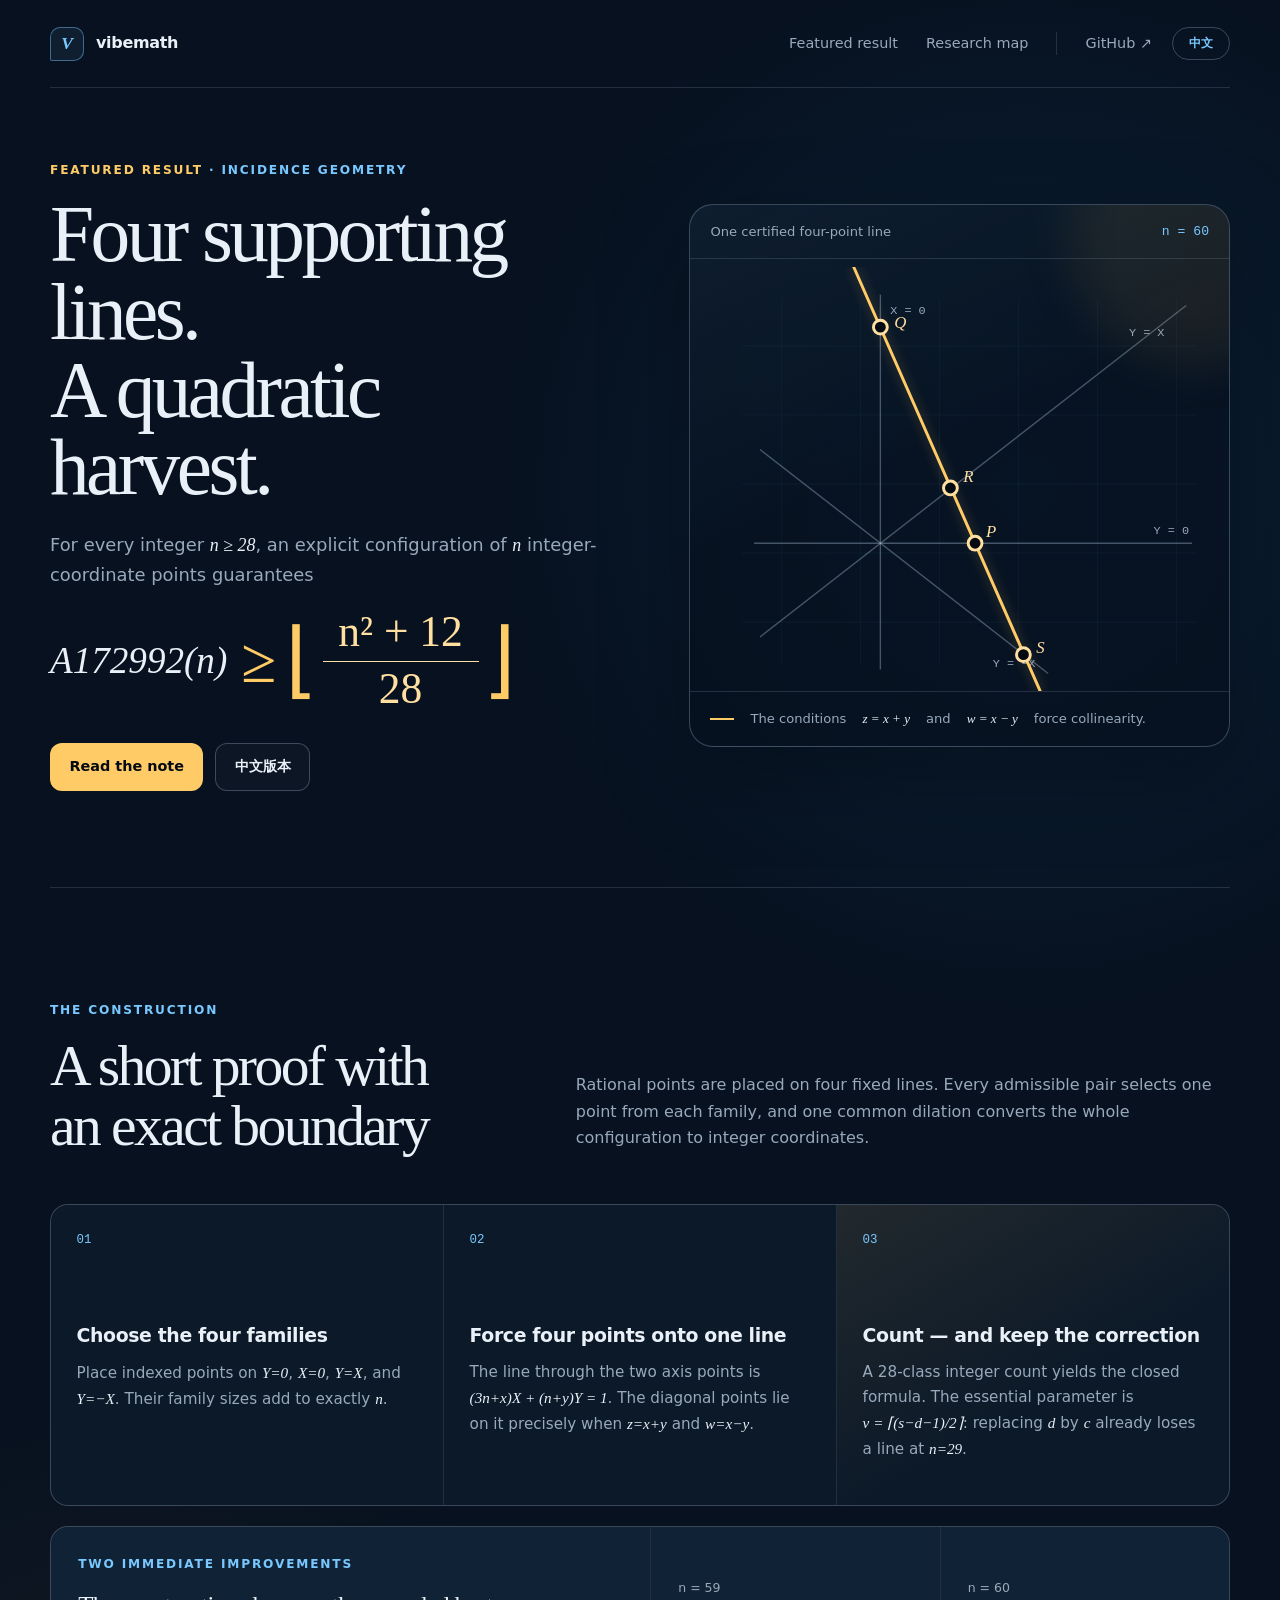
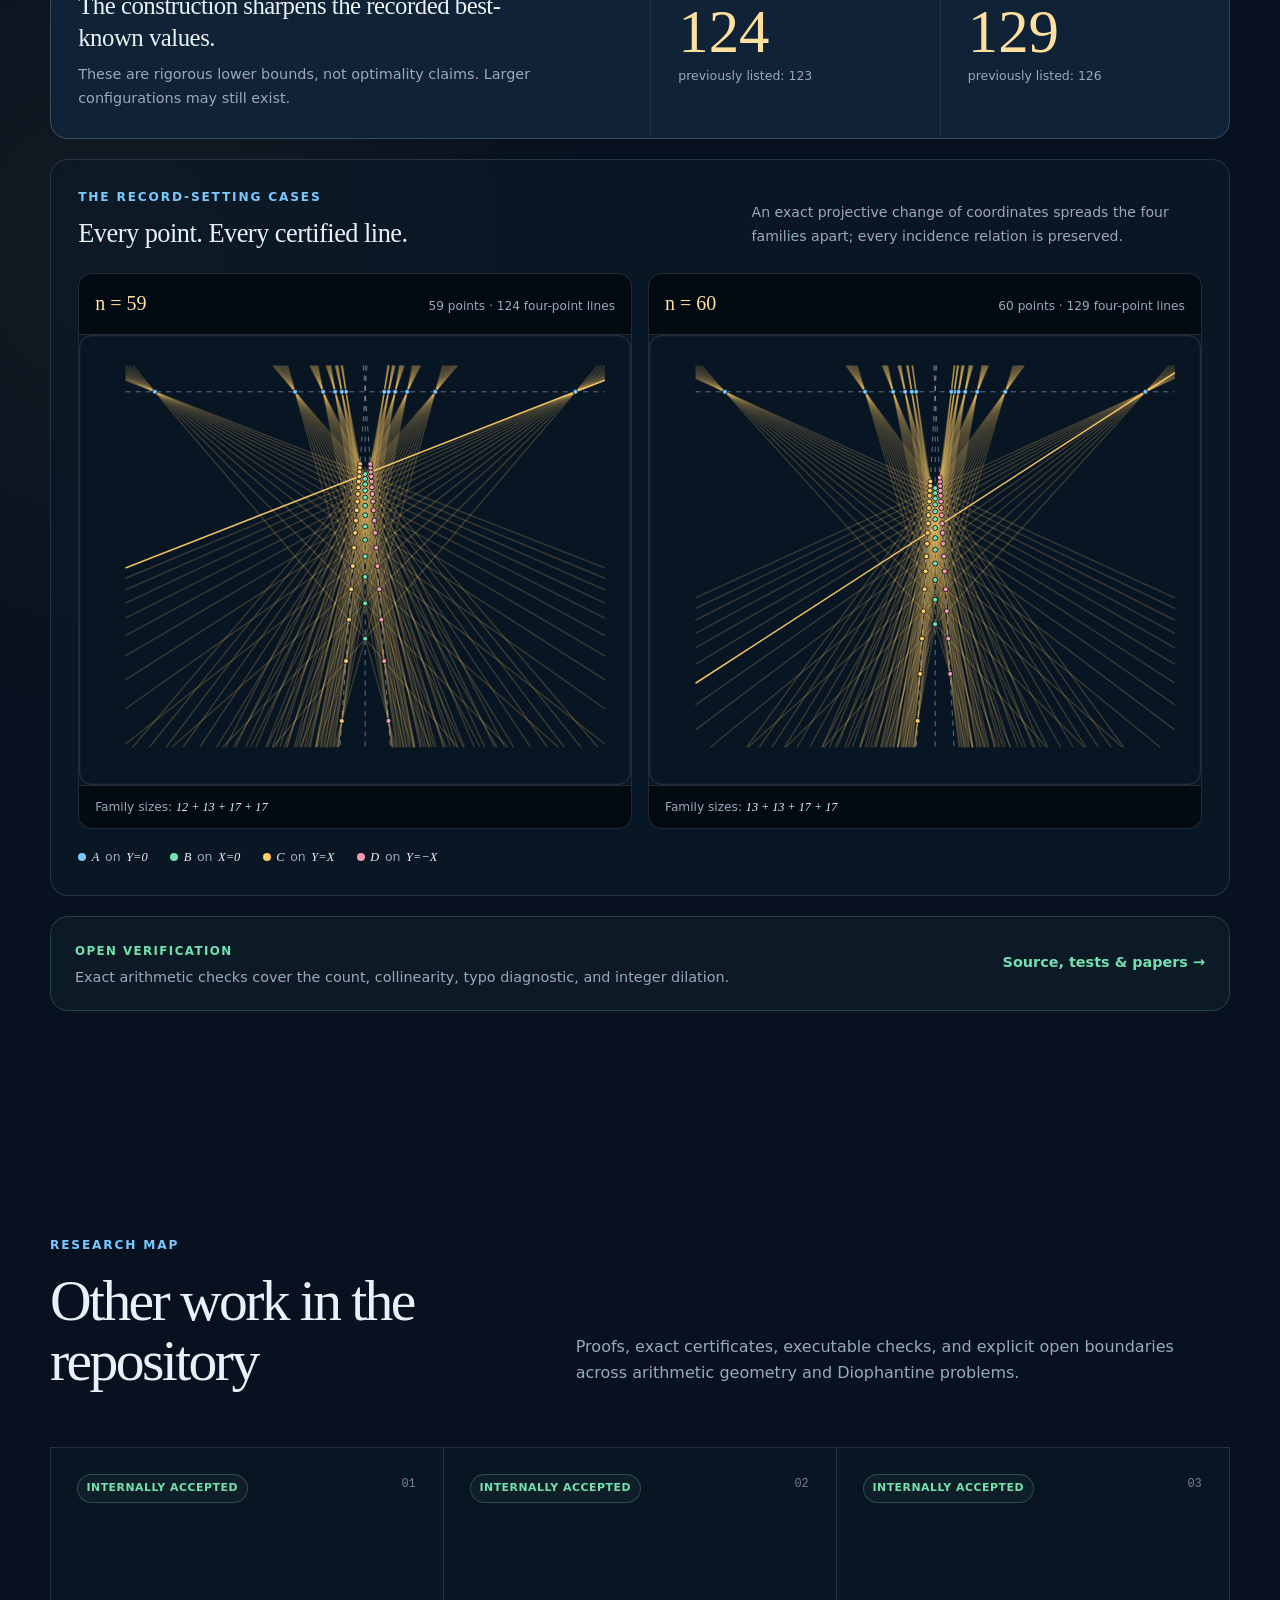
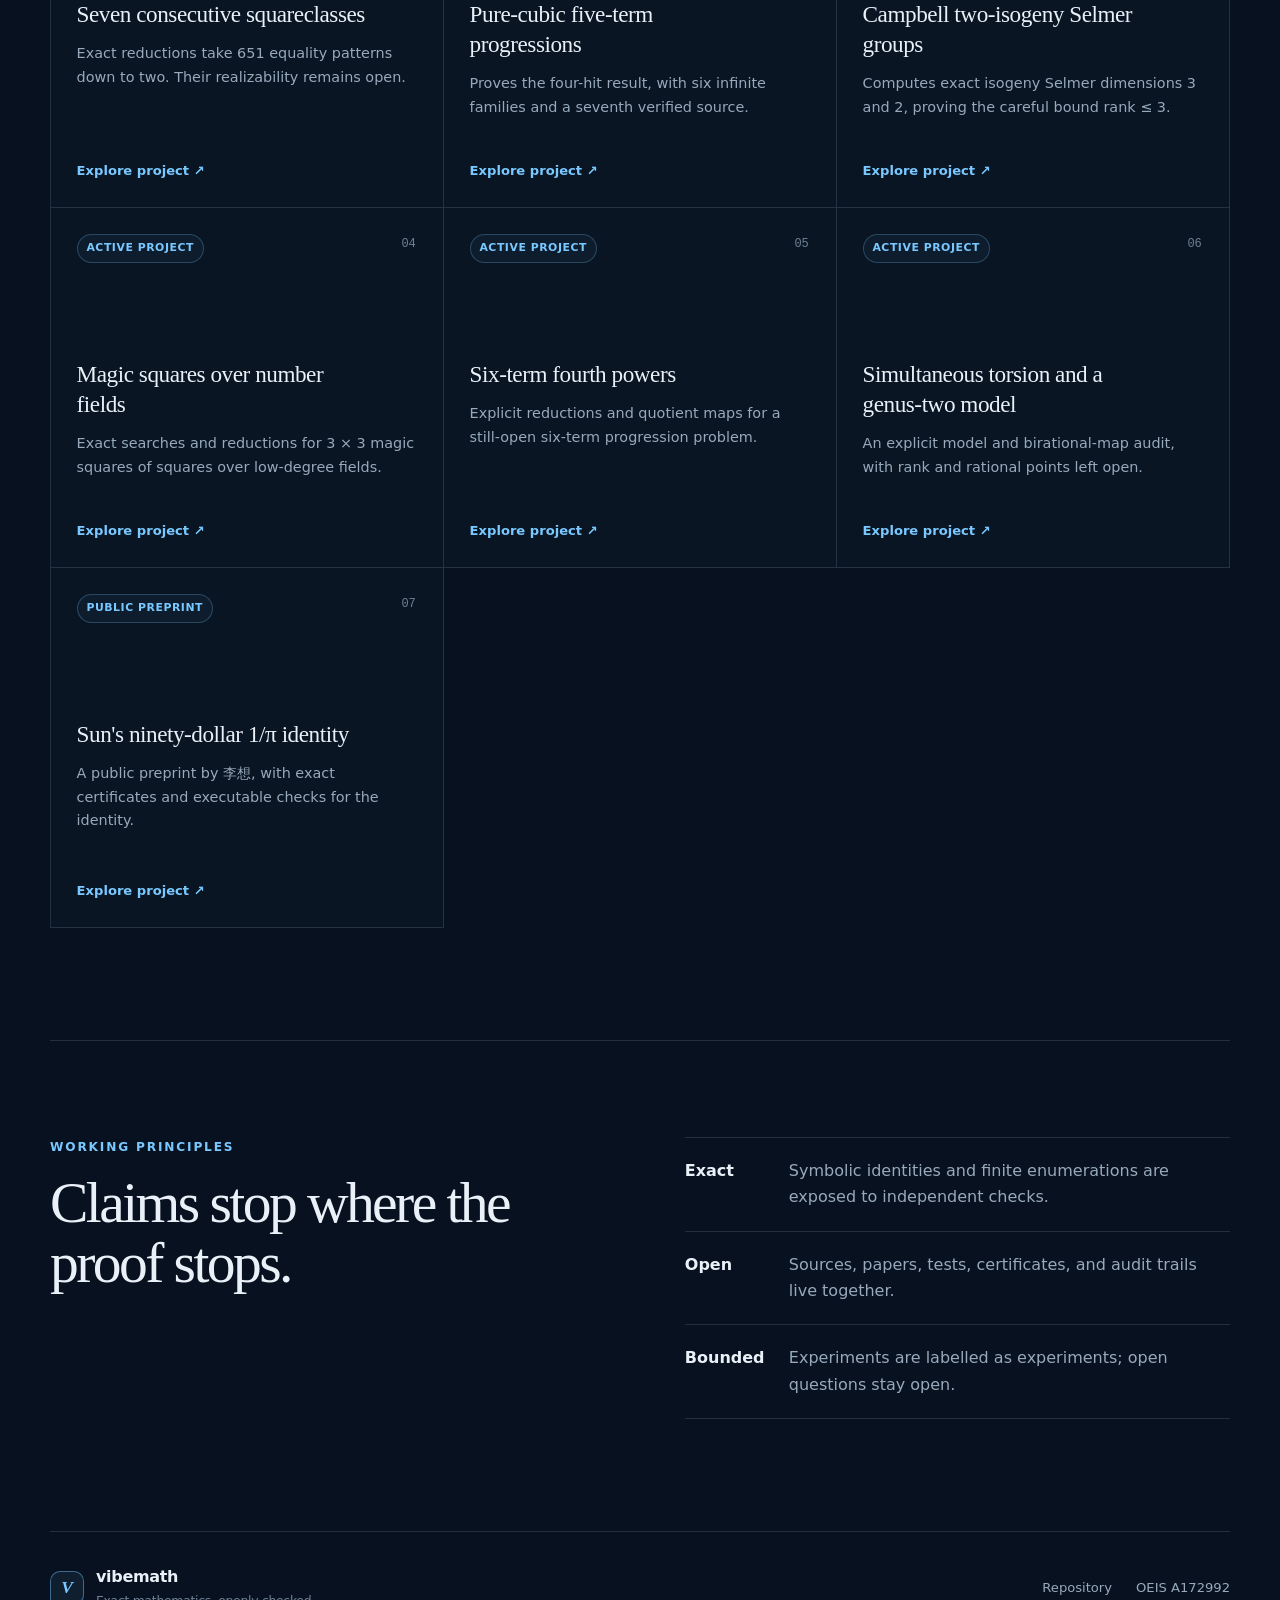
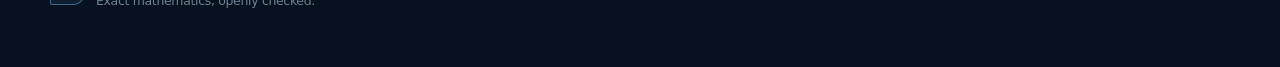
<file: docs/index.html>
<!doctype html>
<html lang="en">
  <head>
    <meta charset="utf-8" />
    <meta name="viewport" content="width=device-width, initial-scale=1" />
    <meta name="description" content="Vibemath: open mathematical research, exact certificates, and a new four-point-line construction for OEIS A172992." />
    <meta name="theme-color" content="#07111f" />
    <title>Vibemath — Exact mathematics, openly checked</title>
    <link rel="canonical" href="https://lixiang90.github.io/vibemath/" />
    <link rel="alternate" hreflang="en" href="https://lixiang90.github.io/vibemath/" />
    <link rel="alternate" hreflang="zh-CN" href="https://lixiang90.github.io/vibemath/zh/" />
    <link rel="alternate" hreflang="x-default" href="https://lixiang90.github.io/vibemath/" />
    <link rel="icon" href="favicon.svg" type="image/svg+xml" />
    <link rel="stylesheet" href="styles.css" />
  </head>
  <body>
    <a class="skip-link" href="#content">Skip to content</a>
    <header class="site-header">
      <a class="brand" href="#top" aria-label="Vibemath home"><span class="brand-mark" aria-hidden="true">V</span><span>vibemath</span></a>
      <div class="header-actions">
        <nav aria-label="Primary navigation">
          <a href="#result">Featured result</a>
          <a href="#research">Research map</a>
          <a class="nav-github" href="https://github.com/lixiang90/vibemath" rel="noreferrer">GitHub <span aria-hidden="true">↗</span></a>
        </nav>
        <a class="language-switch" href="zh/" lang="zh-CN" hreflang="zh-CN" aria-label="切换到中文">中文</a>
      </div>
    </header>

    <main id="content">
      <section class="hero" id="top" aria-labelledby="hero-title">
        <div class="hero-copy">
          <p class="eyebrow"><span>Featured result</span> · Incidence geometry</p>
          <h1 id="hero-title">Four supporting lines.<br />A quadratic harvest.</h1>
          <p class="hero-lede">For every integer <span class="math">n ≥ 28</span>, an explicit configuration of <span class="math">n</span> integer-coordinate points guarantees</p>
          <div class="formula" aria-label="A172992 of n is at least the floor of n squared plus twelve over twenty-eight">
            <span class="math-name">A172992(n)</span><span class="formula-sign">≥</span><span class="floor">⌊</span><span class="fraction"><span>n² + 12</span><span>28</span></span><span class="floor">⌋</span>
          </div>
          <div class="hero-actions">
            <a class="button button-primary" href="papers/a172992-construction.pdf">Read the note</a>
            <a class="button button-secondary" href="papers/a172992-construction-zh.pdf">中文版本</a>
          </div>
        </div>

        <figure class="construction-card" aria-labelledby="construction-caption">
          <div class="diagram-header"><span>One certified four-point line</span><span class="diagram-index">n = 60</span></div>
          <svg viewBox="0 0 520 430" role="img" aria-labelledby="diagram-title diagram-desc">
            <title id="diagram-title">Four supporting lines and one four-point transversal</title>
            <desc id="diagram-desc">Points P, Q, R, and S lie respectively on the horizontal axis, vertical axis, and two diagonal lines. A gold line passes through all four points.</desc>
            <g class="grid-lines" aria-hidden="true">
              <path d="M40 80H500M40 150H500M40 220H500M40 290H500M40 360H500" />
              <path d="M80 32V404M160 32V404M240 32V404M320 32V404M400 32V404M480 32V404" />
            </g>
            <g class="supports" aria-hidden="true">
              <path d="M52 280H496" /><path d="M180 28V408" /><path d="M58 375L490 39" /><path d="M58 185L350 412" />
            </g>
            <g class="support-labels" aria-hidden="true">
              <text x="457" y="271">Y = 0</text><text x="190" y="48">X = 0</text><text x="432" y="70">Y = X</text><text x="294" y="406">Y = −X</text>
            </g>
            <path class="four-line" d="M153 0L342 430" aria-hidden="true" />
            <g class="points">
              <circle cx="276" cy="280" r="7" /><circle cx="180" cy="61" r="7" /><circle cx="251" cy="224" r="7" /><circle cx="325" cy="393" r="7" />
            </g>
            <g class="point-labels" aria-hidden="true">
              <text x="287" y="274">P</text><text x="194" y="62">Q</text><text x="264" y="218">R</text><text x="338" y="391">S</text>
            </g>
          </svg>
          <figcaption id="construction-caption"><span class="legend-line" aria-hidden="true"></span>The conditions <span class="math">z = x + y</span> and <span class="math">w = x − y</span> force collinearity.</figcaption>
        </figure>
      </section>

      <section class="result-section" id="result" aria-labelledby="result-title">
        <div class="section-heading">
          <p class="eyebrow">The construction</p>
          <h2 id="result-title">A short proof with an exact boundary</h2>
          <p>Rational points are placed on four fixed lines. Every admissible pair selects one point from each family, and one common dilation converts the whole configuration to integer coordinates.</p>
        </div>
        <div class="result-grid">
          <article class="proof-card">
            <span class="step">01</span><h3>Choose the four families</h3>
            <p>Place indexed points on <span class="math">Y=0</span>, <span class="math">X=0</span>, <span class="math">Y=X</span>, and <span class="math">Y=−X</span>. Their family sizes add to exactly <span class="math">n</span>.</p>
          </article>
          <article class="proof-card">
            <span class="step">02</span><h3>Force four points onto one line</h3>
            <p>The line through the two axis points is <span class="equation">(3n+x)X + (n+y)Y = 1</span>. The diagonal points lie on it precisely when <span class="math">z=x+y</span> and <span class="math">w=x−y</span>.</p>
          </article>
          <article class="proof-card proof-card-accent">
            <span class="step">03</span><h3>Count — and keep the correction</h3>
            <p>A 28-class integer count yields the closed formula. The essential parameter is <span class="equation">v = ⌈(s−d−1)/2⌉</span>: replacing <span class="math">d</span> by <span class="math">c</span> already loses a line at <span class="math">n=29</span>.</p>
          </article>
        </div>

        <div class="milestones" aria-label="New lower bounds">
          <div class="milestone-copy">
            <p class="eyebrow">Two immediate improvements</p>
            <h3>The construction sharpens the recorded best-known values.</h3>
            <p>These are rigorous lower bounds, not optimality claims. Larger configurations may still exist.</p>
          </div>
          <div class="milestone-stat"><span class="stat-label">n = 59</span><strong>124</strong><span>previously listed: 123</span></div>
          <div class="milestone-stat"><span class="stat-label">n = 60</span><strong>129</strong><span>previously listed: 126</span></div>
        </div>

        <section class="configuration-gallery" aria-labelledby="configuration-title">
          <div class="configuration-heading">
            <div><p class="eyebrow">The record-setting cases</p><h3 id="configuration-title">Every point. Every certified line.</h3></div>
            <p>An exact projective change of coordinates spreads the four families apart; every incidence relation is preserved.</p>
          </div>
          <div class="configuration-grid">
            <figure class="configuration-figure">
              <div class="configuration-label"><strong>n = 59</strong><span>59 points · 124 four-point lines</span></div>
              <a href="assets/four-tree-orchard-59.svg" aria-label="Open the full n equals 59 configuration"><img src="assets/four-tree-orchard-59.svg" alt="The complete n equals 59 configuration on four supporting lines, with 124 certified four-point lines." width="760" height="620" /></a>
              <figcaption>Family sizes: <span class="math">12 + 13 + 17 + 17</span></figcaption>
            </figure>
            <figure class="configuration-figure">
              <div class="configuration-label"><strong>n = 60</strong><span>60 points · 129 four-point lines</span></div>
              <a href="assets/four-tree-orchard-60.svg" aria-label="Open the full n equals 60 configuration"><img src="assets/four-tree-orchard-60.svg" alt="The complete n equals 60 configuration on four supporting lines, with 129 certified four-point lines." width="760" height="620" /></a>
              <figcaption>Family sizes: <span class="math">13 + 13 + 17 + 17</span></figcaption>
            </figure>
          </div>
          <div class="family-legend" aria-label="Point family legend">
            <span><i class="family-a" aria-hidden="true"></i><span class="math">A</span> on <span class="math">Y=0</span></span>
            <span><i class="family-b" aria-hidden="true"></i><span class="math">B</span> on <span class="math">X=0</span></span>
            <span><i class="family-c" aria-hidden="true"></i><span class="math">C</span> on <span class="math">Y=X</span></span>
            <span><i class="family-d" aria-hidden="true"></i><span class="math">D</span> on <span class="math">Y=−X</span></span>
          </div>
        </section>

        <div class="evidence-strip">
          <div><span class="evidence-kicker">Open verification</span><p>Exact arithmetic checks cover the count, collinearity, typo diagnostic, and integer dilation.</p></div>
          <a href="https://github.com/lixiang90/vibemath/tree/main/incidence-geometry/four-tree-orchard" rel="noreferrer">Source, tests &amp; papers <span aria-hidden="true">→</span></a>
        </div>
      </section>

      <section class="research-section" id="research" aria-labelledby="research-title">
        <div class="section-heading research-heading">
          <p class="eyebrow">Research map</p>
          <h2 id="research-title">Other work in the repository</h2>
          <p>Proofs, exact certificates, executable checks, and explicit open boundaries across arithmetic geometry and Diophantine problems.</p>
        </div>
        <div class="research-grid">
          <a class="research-card" href="https://github.com/lixiang90/vibemath/tree/main/square-progressions/seven-consecutive-squareclasses">
            <span class="status status-verified">Internally accepted</span><span class="card-number">01</span><h3>Seven consecutive squareclasses</h3><p>Exact reductions take 651 equality patterns down to two. Their realizability remains open.</p><span class="card-link">Explore project <span aria-hidden="true">↗</span></span>
          </a>
          <a class="research-card" href="https://github.com/lixiang90/vibemath/tree/main/powers-in-progressions/pure-cubic-five-term">
            <span class="status status-verified">Internally accepted</span><span class="card-number">02</span><h3>Pure-cubic five-term progressions</h3><p>Proves the four-hit result, with six infinite families and a seventh verified source.</p><span class="card-link">Explore project <span aria-hidden="true">↗</span></span>
          </a>
          <a class="research-card" href="https://github.com/lixiang90/vibemath/tree/main/elliptic-curve-progressions/campbell-two-isogeny-selmer">
            <span class="status status-verified">Internally accepted</span><span class="card-number">03</span><h3>Campbell two-isogeny Selmer groups</h3><p>Computes exact isogeny Selmer dimensions 3 and 2, proving the careful bound rank ≤ 3.</p><span class="card-link">Explore project <span aria-hidden="true">↗</span></span>
          </a>
          <a class="research-card" href="https://github.com/lixiang90/vibemath/tree/main/square-progressions/magic-squares-over-number-fields">
            <span class="status status-active">Active project</span><span class="card-number">04</span><h3>Magic squares over number fields</h3><p>Exact searches and reductions for 3 × 3 magic squares of squares over low-degree fields.</p><span class="card-link">Explore project <span aria-hidden="true">↗</span></span>
          </a>
          <a class="research-card" href="https://github.com/lixiang90/vibemath/tree/main/powers-in-progressions/fourth-powers-six-term">
            <span class="status status-active">Active project</span><span class="card-number">05</span><h3>Six-term fourth powers</h3><p>Explicit reductions and quotient maps for a still-open six-term progression problem.</p><span class="card-link">Explore project <span aria-hidden="true">↗</span></span>
          </a>
          <a class="research-card" href="https://github.com/lixiang90/vibemath/tree/main/powers-in-progressions/elliptic-simultaneous-torsion-c29">
            <span class="status status-active">Active project</span><span class="card-number">06</span><h3>Simultaneous torsion and a genus-two model</h3><p>An explicit model and birational-map audit, with rank and rational points left open.</p><span class="card-link">Explore project <span aria-hidden="true">↗</span></span>
          </a>
          <a class="research-card" href="https://github.com/lixiang90/vibemath/tree/main/ramanujan-series/sun90-identity">
            <span class="status status-active">Public preprint</span><span class="card-number">07</span><h3>Sun's ninety-dollar 1/π identity</h3><p>A public preprint by 李想, with exact certificates and executable checks for the identity.</p><span class="card-link">Explore project <span aria-hidden="true">↗</span></span>
          </a>
        </div>
      </section>

      <section class="principles" aria-labelledby="principles-title">
        <div><p class="eyebrow">Working principles</p><h2 id="principles-title">Claims stop where the proof stops.</h2></div>
        <div class="principle-list">
          <p><span>Exact</span> Symbolic identities and finite enumerations are exposed to independent checks.</p>
          <p><span>Open</span> Sources, papers, tests, certificates, and audit trails live together.</p>
          <p><span>Bounded</span> Experiments are labelled as experiments; open questions stay open.</p>
        </div>
      </section>
    </main>

    <footer>
      <div class="footer-brand"><span class="brand-mark" aria-hidden="true">V</span><div><strong>vibemath</strong><span>Exact mathematics, openly checked.</span></div></div>
      <div class="footer-links"><a href="https://github.com/lixiang90/vibemath">Repository</a><a href="https://oeis.org/A172992">OEIS A172992</a></div>
    </footer>
  </body>
</html>
</file>
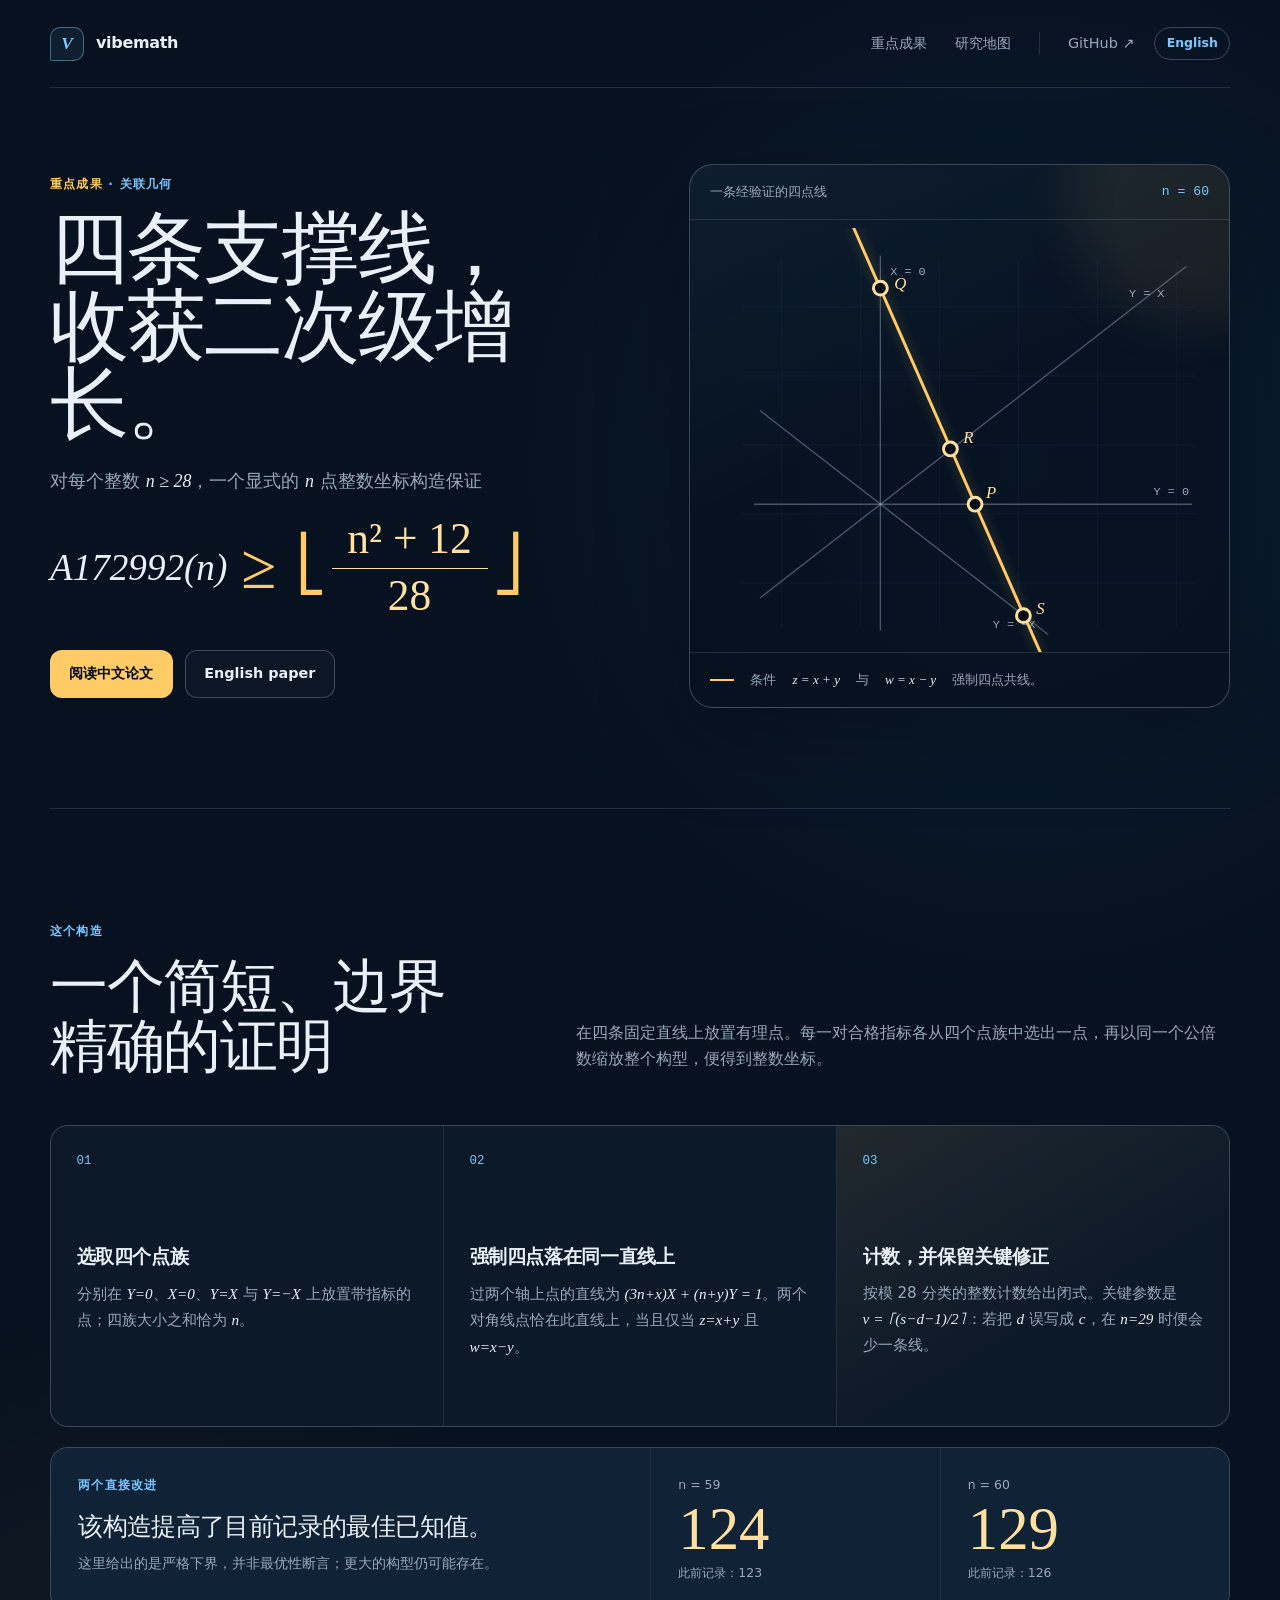
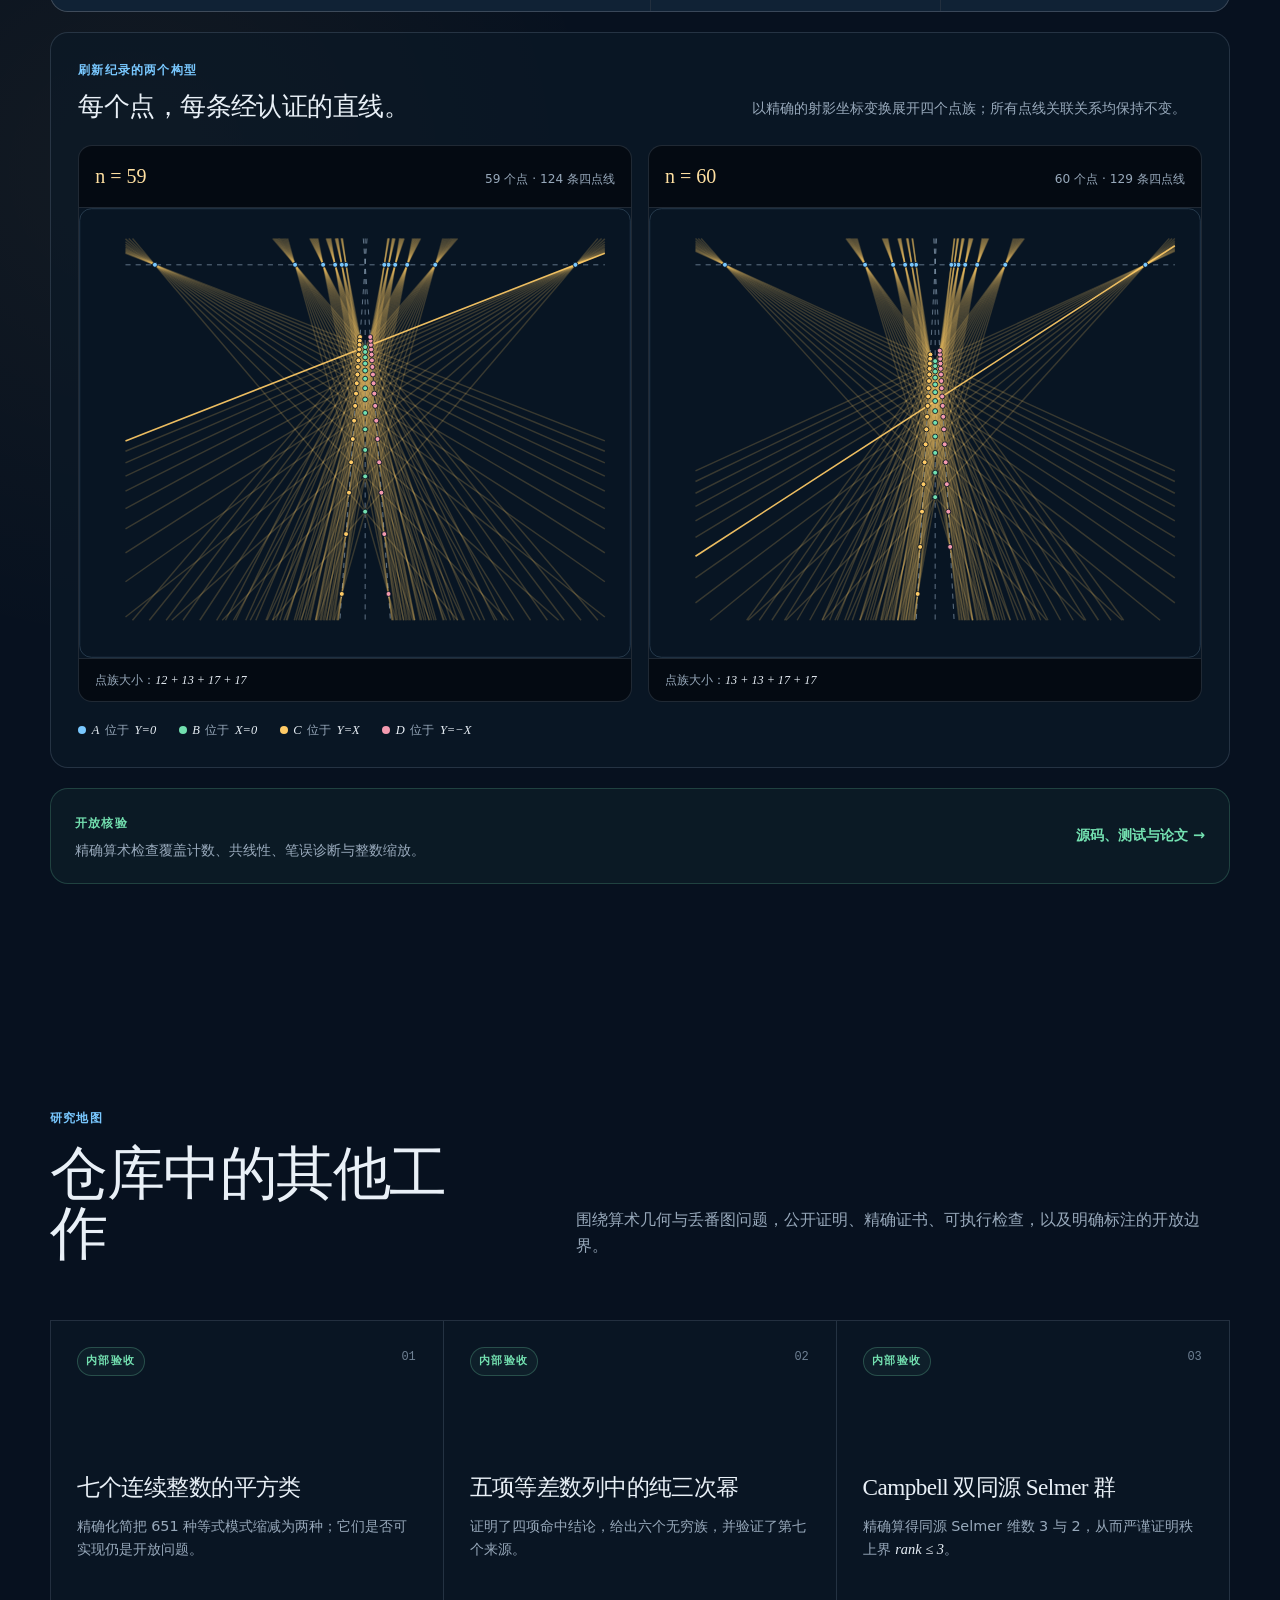
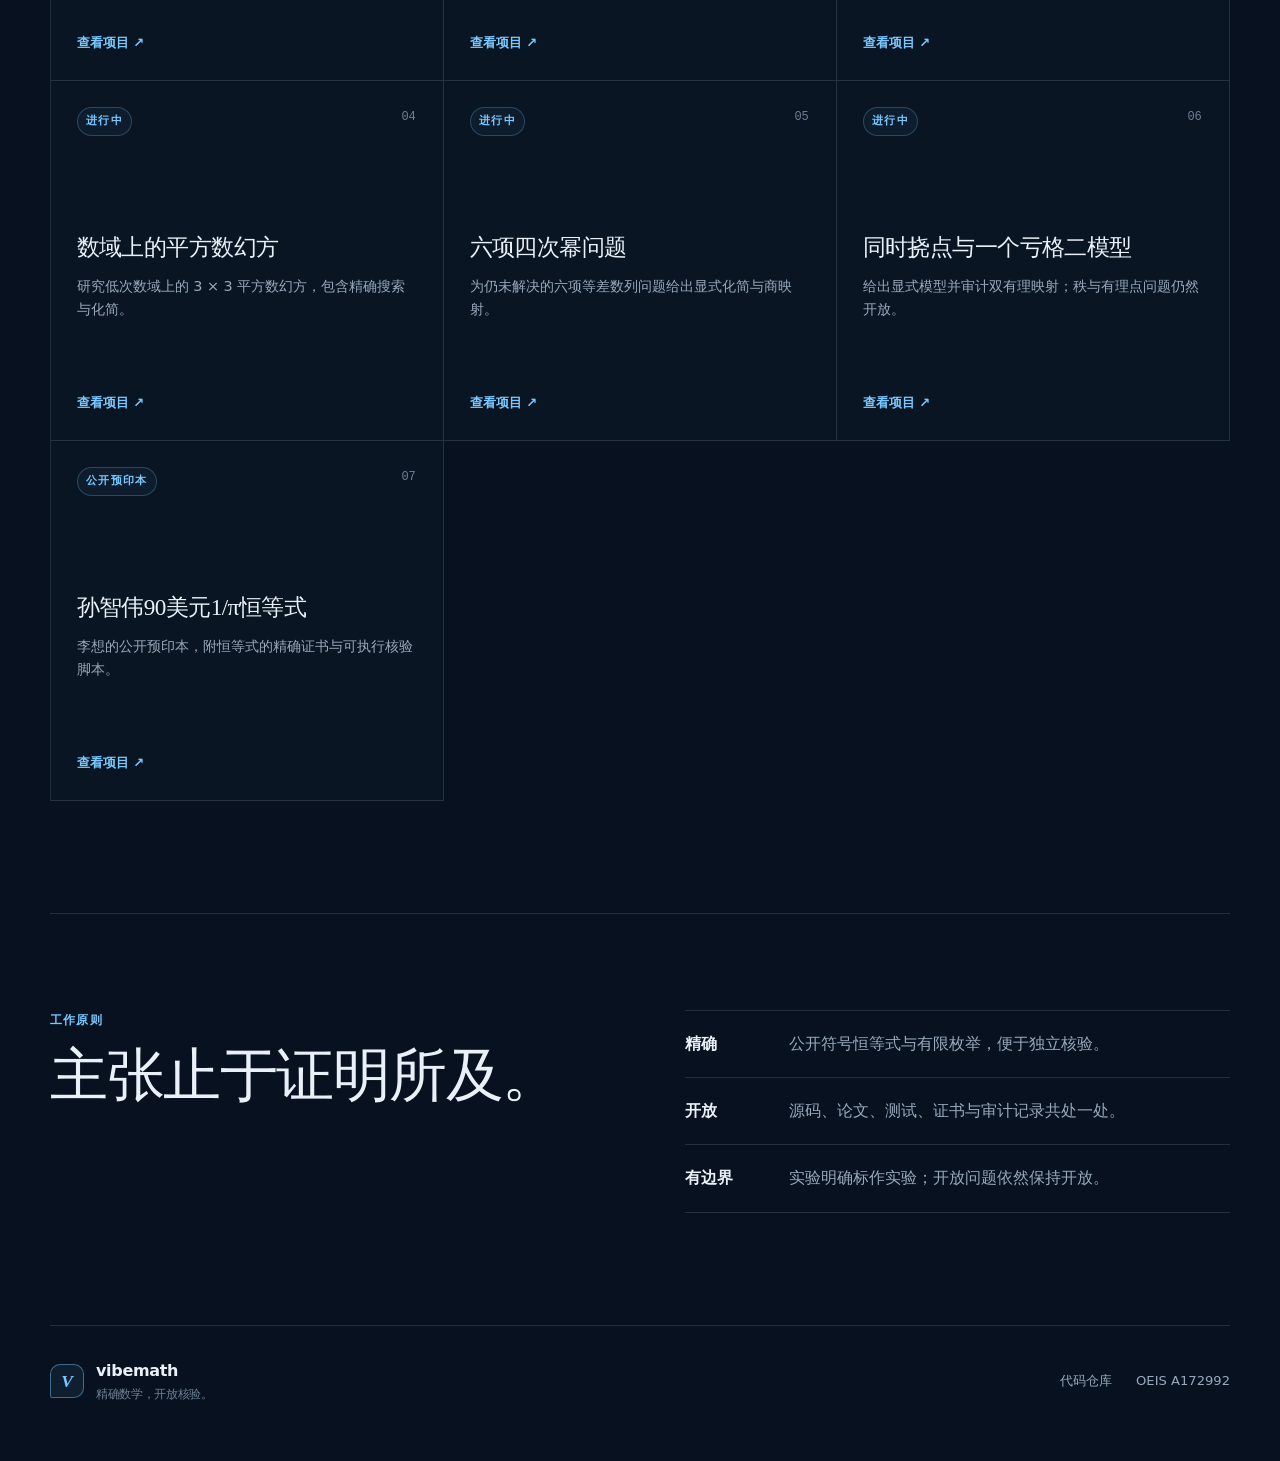
<file: docs/zh/index.html>
<!doctype html>
<html lang="zh-CN">
  <head>
    <meta charset="utf-8" />
    <meta name="viewport" content="width=device-width, initial-scale=1" />
    <meta name="description" content="Vibemath：开放的数学研究、精确证书，以及 OEIS A172992 的新四点共线构造。" />
    <meta name="theme-color" content="#07111f" />
    <title>Vibemath — 精确数学，开放核验</title>
    <link rel="canonical" href="https://lixiang90.github.io/vibemath/zh/" />
    <link rel="alternate" hreflang="en" href="https://lixiang90.github.io/vibemath/" />
    <link rel="alternate" hreflang="zh-CN" href="https://lixiang90.github.io/vibemath/zh/" />
    <link rel="alternate" hreflang="x-default" href="https://lixiang90.github.io/vibemath/" />
    <link rel="icon" href="../favicon.svg" type="image/svg+xml" />
    <link rel="stylesheet" href="../styles.css" />
  </head>
  <body>
    <a class="skip-link" href="#content">跳到正文</a>
    <header class="site-header">
      <a class="brand" href="#top" aria-label="Vibemath 首页"><span class="brand-mark" aria-hidden="true">V</span><span>vibemath</span></a>
      <div class="header-actions">
        <nav aria-label="主导航">
          <a href="#result">重点成果</a>
          <a href="#research">研究地图</a>
          <a class="nav-github" href="https://github.com/lixiang90/vibemath" rel="noreferrer">GitHub <span aria-hidden="true">↗</span></a>
        </nav>
        <a class="language-switch" href="../" lang="en" hreflang="en" aria-label="Switch to English">English</a>
      </div>
    </header>

    <main id="content">
      <section class="hero" id="top" aria-labelledby="hero-title">
        <div class="hero-copy">
          <p class="eyebrow"><span>重点成果</span> · 关联几何</p>
          <h1 id="hero-title">四条支撑线，<br />收获二次级增长。</h1>
          <p class="hero-lede">对每个整数 <span class="math">n ≥ 28</span>，一个显式的 <span class="math">n</span> 点整数坐标构造保证</p>
          <div class="formula" aria-label="A172992 的 n 项不小于 n 平方加十二除以二十八的下取整">
            <span class="math-name">A172992(n)</span><span class="formula-sign">≥</span><span class="floor">⌊</span><span class="fraction"><span>n² + 12</span><span>28</span></span><span class="floor">⌋</span>
          </div>
          <div class="hero-actions">
            <a class="button button-primary" href="../papers/a172992-construction-zh.pdf">阅读中文论文</a>
            <a class="button button-secondary" href="../papers/a172992-construction.pdf">English paper</a>
          </div>
        </div>

        <figure class="construction-card" aria-labelledby="construction-caption">
          <div class="diagram-header"><span>一条经验证的四点线</span><span class="diagram-index">n = 60</span></div>
          <svg viewBox="0 0 520 430" role="img" aria-labelledby="diagram-title diagram-desc">
            <title id="diagram-title">四条支撑线与一条四点截线</title>
            <desc id="diagram-desc">点 P、Q、R、S 分别落在横轴、纵轴和两条对角线上；一条金色直线穿过这四点。</desc>
            <g class="grid-lines" aria-hidden="true">
              <path d="M40 80H500M40 150H500M40 220H500M40 290H500M40 360H500" />
              <path d="M80 32V404M160 32V404M240 32V404M320 32V404M400 32V404M480 32V404" />
            </g>
            <g class="supports" aria-hidden="true">
              <path d="M52 280H496" /><path d="M180 28V408" /><path d="M58 375L490 39" /><path d="M58 185L350 412" />
            </g>
            <g class="support-labels" aria-hidden="true">
              <text x="457" y="271">Y = 0</text><text x="190" y="48">X = 0</text><text x="432" y="70">Y = X</text><text x="294" y="406">Y = −X</text>
            </g>
            <path class="four-line" d="M153 0L342 430" aria-hidden="true" />
            <g class="points">
              <circle cx="276" cy="280" r="7" /><circle cx="180" cy="61" r="7" /><circle cx="251" cy="224" r="7" /><circle cx="325" cy="393" r="7" />
            </g>
            <g class="point-labels" aria-hidden="true">
              <text x="287" y="274">P</text><text x="194" y="62">Q</text><text x="264" y="218">R</text><text x="338" y="391">S</text>
            </g>
          </svg>
          <figcaption id="construction-caption"><span class="legend-line" aria-hidden="true"></span>条件 <span class="math">z = x + y</span> 与 <span class="math">w = x − y</span> 强制四点共线。</figcaption>
        </figure>
      </section>

      <section class="result-section" id="result" aria-labelledby="result-title">
        <div class="section-heading">
          <p class="eyebrow">这个构造</p>
          <h2 id="result-title">一个简短、边界精确的证明</h2>
          <p>在四条固定直线上放置有理点。每一对合格指标各从四个点族中选出一点，再以同一个公倍数缩放整个构型，便得到整数坐标。</p>
        </div>
        <div class="result-grid">
          <article class="proof-card">
            <span class="step">01</span><h3>选取四个点族</h3>
            <p>分别在 <span class="math">Y=0</span>、<span class="math">X=0</span>、<span class="math">Y=X</span> 与 <span class="math">Y=−X</span> 上放置带指标的点；四族大小之和恰为 <span class="math">n</span>。</p>
          </article>
          <article class="proof-card">
            <span class="step">02</span><h3>强制四点落在同一直线上</h3>
            <p>过两个轴上点的直线为 <span class="equation">(3n+x)X + (n+y)Y = 1</span>。两个对角线点恰在此直线上，当且仅当 <span class="math">z=x+y</span> 且 <span class="math">w=x−y</span>。</p>
          </article>
          <article class="proof-card proof-card-accent">
            <span class="step">03</span><h3>计数，并保留关键修正</h3>
            <p>按模 28 分类的整数计数给出闭式。关键参数是 <span class="equation">v = ⌈(s−d−1)/2⌉</span>：若把 <span class="math">d</span> 误写成 <span class="math">c</span>，在 <span class="math">n=29</span> 时便会少一条线。</p>
          </article>
        </div>

        <div class="milestones" aria-label="新的下界">
          <div class="milestone-copy">
            <p class="eyebrow">两个直接改进</p>
            <h3>该构造提高了目前记录的最佳已知值。</h3>
            <p>这里给出的是严格下界，并非最优性断言；更大的构型仍可能存在。</p>
          </div>
          <div class="milestone-stat"><span class="stat-label">n = 59</span><strong>124</strong><span>此前记录：123</span></div>
          <div class="milestone-stat"><span class="stat-label">n = 60</span><strong>129</strong><span>此前记录：126</span></div>
        </div>

        <section class="configuration-gallery" aria-labelledby="configuration-title">
          <div class="configuration-heading">
            <div><p class="eyebrow">刷新纪录的两个构型</p><h3 id="configuration-title">每个点，每条经认证的直线。</h3></div>
            <p>以精确的射影坐标变换展开四个点族；所有点线关联关系均保持不变。</p>
          </div>
          <div class="configuration-grid">
            <figure class="configuration-figure">
              <div class="configuration-label"><strong>n = 59</strong><span>59 个点 · 124 条四点线</span></div>
              <a href="../assets/four-tree-orchard-59.svg" aria-label="打开 n 等于 59 的完整构型图"><img src="../assets/four-tree-orchard-59.svg" alt="四条支撑线上 n 等于 59 的完整构型，包含 124 条经认证的四点线。" width="760" height="620" /></a>
              <figcaption>点族大小：<span class="math">12 + 13 + 17 + 17</span></figcaption>
            </figure>
            <figure class="configuration-figure">
              <div class="configuration-label"><strong>n = 60</strong><span>60 个点 · 129 条四点线</span></div>
              <a href="../assets/four-tree-orchard-60.svg" aria-label="打开 n 等于 60 的完整构型图"><img src="../assets/four-tree-orchard-60.svg" alt="四条支撑线上 n 等于 60 的完整构型，包含 129 条经认证的四点线。" width="760" height="620" /></a>
              <figcaption>点族大小：<span class="math">13 + 13 + 17 + 17</span></figcaption>
            </figure>
          </div>
          <div class="family-legend" aria-label="点族图例">
            <span><i class="family-a" aria-hidden="true"></i><span class="math">A</span> 位于 <span class="math">Y=0</span></span>
            <span><i class="family-b" aria-hidden="true"></i><span class="math">B</span> 位于 <span class="math">X=0</span></span>
            <span><i class="family-c" aria-hidden="true"></i><span class="math">C</span> 位于 <span class="math">Y=X</span></span>
            <span><i class="family-d" aria-hidden="true"></i><span class="math">D</span> 位于 <span class="math">Y=−X</span></span>
          </div>
        </section>

        <div class="evidence-strip">
          <div><span class="evidence-kicker">开放核验</span><p>精确算术检查覆盖计数、共线性、笔误诊断与整数缩放。</p></div>
          <a href="https://github.com/lixiang90/vibemath/tree/main/incidence-geometry/four-tree-orchard" rel="noreferrer">源码、测试与论文 <span aria-hidden="true">→</span></a>
        </div>
      </section>

      <section class="research-section" id="research" aria-labelledby="research-title">
        <div class="section-heading research-heading">
          <p class="eyebrow">研究地图</p>
          <h2 id="research-title">仓库中的其他工作</h2>
          <p>围绕算术几何与丢番图问题，公开证明、精确证书、可执行检查，以及明确标注的开放边界。</p>
        </div>
        <div class="research-grid">
          <a class="research-card" href="https://github.com/lixiang90/vibemath/tree/main/square-progressions/seven-consecutive-squareclasses">
            <span class="status status-verified">内部验收</span><span class="card-number">01</span><h3>七个连续整数的平方类</h3><p>精确化简把 651 种等式模式缩减为两种；它们是否可实现仍是开放问题。</p><span class="card-link">查看项目 <span aria-hidden="true">↗</span></span>
          </a>
          <a class="research-card" href="https://github.com/lixiang90/vibemath/tree/main/powers-in-progressions/pure-cubic-five-term">
            <span class="status status-verified">内部验收</span><span class="card-number">02</span><h3>五项等差数列中的纯三次幂</h3><p>证明了四项命中结论，给出六个无穷族，并验证了第七个来源。</p><span class="card-link">查看项目 <span aria-hidden="true">↗</span></span>
          </a>
          <a class="research-card" href="https://github.com/lixiang90/vibemath/tree/main/elliptic-curve-progressions/campbell-two-isogeny-selmer">
            <span class="status status-verified">内部验收</span><span class="card-number">03</span><h3>Campbell 双同源 Selmer 群</h3><p>精确算得同源 Selmer 维数 3 与 2，从而严谨证明秩上界 <span class="math">rank ≤ 3</span>。</p><span class="card-link">查看项目 <span aria-hidden="true">↗</span></span>
          </a>
          <a class="research-card" href="https://github.com/lixiang90/vibemath/tree/main/square-progressions/magic-squares-over-number-fields">
            <span class="status status-active">进行中</span><span class="card-number">04</span><h3>数域上的平方数幻方</h3><p>研究低次数域上的 3 × 3 平方数幻方，包含精确搜索与化简。</p><span class="card-link">查看项目 <span aria-hidden="true">↗</span></span>
          </a>
          <a class="research-card" href="https://github.com/lixiang90/vibemath/tree/main/powers-in-progressions/fourth-powers-six-term">
            <span class="status status-active">进行中</span><span class="card-number">05</span><h3>六项四次幂问题</h3><p>为仍未解决的六项等差数列问题给出显式化简与商映射。</p><span class="card-link">查看项目 <span aria-hidden="true">↗</span></span>
          </a>
          <a class="research-card" href="https://github.com/lixiang90/vibemath/tree/main/powers-in-progressions/elliptic-simultaneous-torsion-c29">
            <span class="status status-active">进行中</span><span class="card-number">06</span><h3>同时挠点与一个亏格二模型</h3><p>给出显式模型并审计双有理映射；秩与有理点问题仍然开放。</p><span class="card-link">查看项目 <span aria-hidden="true">↗</span></span>
          </a>
          <a class="research-card" href="https://github.com/lixiang90/vibemath/tree/main/ramanujan-series/sun90-identity">
            <span class="status status-active">公开预印本</span><span class="card-number">07</span><h3>孙智伟90美元1/π恒等式</h3><p>李想的公开预印本，附恒等式的精确证书与可执行核验脚本。</p><span class="card-link">查看项目 <span aria-hidden="true">↗</span></span>
          </a>
        </div>
      </section>

      <section class="principles" aria-labelledby="principles-title">
        <div><p class="eyebrow">工作原则</p><h2 id="principles-title">主张止于证明所及。</h2></div>
        <div class="principle-list">
          <p><span>精确</span> 公开符号恒等式与有限枚举，便于独立核验。</p>
          <p><span>开放</span> 源码、论文、测试、证书与审计记录共处一处。</p>
          <p><span>有边界</span> 实验明确标作实验；开放问题依然保持开放。</p>
        </div>
      </section>
    </main>

    <footer>
      <div class="footer-brand"><span class="brand-mark" aria-hidden="true">V</span><div><strong>vibemath</strong><span>精确数学，开放核验。</span></div></div>
      <div class="footer-links"><a href="https://github.com/lixiang90/vibemath">代码仓库</a><a href="https://oeis.org/A172992">OEIS A172992</a></div>
    </footer>
  </body>
</html>
</file>
<file: docs/styles.css>
:root {
  color-scheme: dark;
  --ink: #e9f0f7;
  --muted: #98a9bb;
  --faint: #6f8194;
  --night: #07111f;
  --night-deep: #040a12;
  --panel: #0c1928;
  --panel-light: #102235;
  --line: rgba(171, 195, 219, 0.17);
  --line-strong: rgba(171, 195, 219, 0.3);
  --blue: #79c8ff;
  --gold: #ffcb66;
  --gold-soft: #ffe0a1;
  --green: #73e0b0;
  --max: 1180px;
  --radius: 18px;
  --shadow: 0 28px 90px rgba(0, 0, 0, 0.28);
}

* { box-sizing: border-box; }
html { scroll-behavior: smooth; }

body {
  margin: 0;
  background:
    radial-gradient(circle at 80% 10%, rgba(31, 126, 192, 0.14), transparent 34rem),
    radial-gradient(circle at 10% 38%, rgba(255, 203, 102, 0.05), transparent 30rem),
    var(--night);
  color: var(--ink);
  font-family: Inter, ui-sans-serif, system-ui, -apple-system, BlinkMacSystemFont, "Segoe UI", sans-serif;
  font-size: 16px;
  line-height: 1.65;
  text-rendering: optimizeLegibility;
}

a { color: inherit; }

.skip-link {
  position: fixed;
  top: 0;
  left: 1rem;
  z-index: 100;
  padding: 0.65rem 1rem;
  background: var(--gold);
  color: var(--night-deep);
  transform: translateY(-120%);
  transition: transform 150ms ease;
}
.skip-link:focus { transform: translateY(0); }

.site-header {
  position: relative;
  z-index: 10;
  display: flex;
  align-items: center;
  justify-content: space-between;
  width: min(calc(100% - 40px), var(--max));
  min-height: 88px;
  margin: 0 auto;
  border-bottom: 1px solid var(--line);
}

.brand, .footer-brand {
  display: flex;
  align-items: center;
  gap: 0.75rem;
  color: var(--ink);
  font-weight: 700;
  letter-spacing: -0.02em;
  text-decoration: none;
}

.brand-mark {
  display: grid;
  width: 34px;
  height: 34px;
  place-items: center;
  border: 1px solid rgba(121, 200, 255, 0.45);
  border-radius: 10px 10px 10px 2px;
  background: rgba(121, 200, 255, 0.08);
  color: var(--blue);
  font-family: Georgia, "Times New Roman", serif;
  font-size: 1.1rem;
  font-style: italic;
}

.header-actions { display: flex; align-items: center; gap: 1.25rem; }
nav { display: flex; align-items: center; gap: 1.75rem; }
nav a { color: var(--muted); font-size: 0.9rem; text-decoration: none; transition: color 150ms ease; }
nav a:hover, nav a:focus-visible { color: var(--ink); }
.nav-github { padding-left: 1.75rem; border-left: 1px solid var(--line); }
.language-switch {
  min-width: 58px;
  padding: 0.35rem 0.7rem;
  border: 1px solid var(--line-strong);
  border-radius: 999px;
  color: var(--blue);
  font-size: 0.78rem;
  font-weight: 700;
  text-align: center;
  text-decoration: none;
  transition: border-color 150ms ease, background 150ms ease, color 150ms ease;
}
.language-switch:hover, .language-switch:focus-visible { border-color: rgba(121,200,255,0.62); background: rgba(121,200,255,0.08); color: var(--ink); }
main { overflow: hidden; }

html[lang="zh-CN"] body { font-family: "Microsoft YaHei", "PingFang SC", "Noto Sans CJK SC", system-ui, sans-serif; }
html[lang="zh-CN"] h1, html[lang="zh-CN"] h2, html[lang="zh-CN"] .milestone-copy h3, html[lang="zh-CN"] .research-card h3 { font-family: "Songti SC", "SimSun", "Noto Serif CJK SC", Georgia, serif; letter-spacing: -0.025em; }
html[lang="zh-CN"] .eyebrow, html[lang="zh-CN"] .status, html[lang="zh-CN"] .evidence-kicker { letter-spacing: 0.1em; }

.hero {
  display: grid;
  grid-template-columns: minmax(0, 1.02fr) minmax(420px, 0.98fr);
  gap: clamp(2.5rem, 6vw, 6.25rem);
  align-items: center;
  width: min(calc(100% - 40px), var(--max));
  min-height: 720px;
  margin: 0 auto;
  padding: 72px 0 96px;
}

.eyebrow {
  margin: 0 0 1rem;
  color: var(--blue);
  font-size: 0.76rem;
  font-weight: 700;
  letter-spacing: 0.15em;
  text-transform: uppercase;
}
.eyebrow span { color: var(--gold); }
h1, h2, h3, p { margin-top: 0; }
h1, h2 { font-family: Georgia, "Times New Roman", serif; font-weight: 400; letter-spacing: -0.045em; }
h1 { max-width: 720px; margin-bottom: 1.4rem; font-size: clamp(3.25rem, 6.2vw, 6rem); line-height: 0.98; }
h2 { margin-bottom: 1rem; font-size: clamp(2.4rem, 4.5vw, 4rem); line-height: 1.04; }
h3 { font-size: 1.18rem; line-height: 1.3; letter-spacing: -0.02em; }
.hero-lede { max-width: 610px; margin-bottom: 1.25rem; color: var(--muted); font-size: 1.12rem; }
.math, .equation, .formula { font-family: Georgia, "Times New Roman", serif; }
.math, .equation { color: var(--ink); font-style: italic; }
.equation { white-space: nowrap; }

.formula {
  display: flex;
  align-items: center;
  gap: 0.3rem;
  min-height: 92px;
  margin: 1.3rem 0 2rem;
  color: var(--gold-soft);
  font-size: clamp(2.3rem, 5vw, 4.15rem);
  line-height: 1;
}
.math-name { margin-right: 0.55rem; color: var(--ink); font-size: 0.58em; font-style: italic; }
.formula-sign { margin-right: 0.25rem; color: var(--gold); }
.floor { color: var(--gold); font-size: 1.32em; font-weight: 300; }
.fraction { display: inline-flex; flex-direction: column; align-items: stretch; justify-content: center; font-size: 0.68em; text-align: center; }
.fraction span:first-child { padding: 0 0.36em 0.16em; border-bottom: 1px solid currentColor; }
.fraction span:last-child { padding-top: 0.12em; }

.hero-actions { display: flex; flex-wrap: wrap; gap: 0.75rem; }
.button {
  display: inline-flex;
  min-height: 48px;
  align-items: center;
  justify-content: center;
  padding: 0.7rem 1.15rem;
  border: 1px solid transparent;
  border-radius: 12px;
  font-size: 0.9rem;
  font-weight: 700;
  text-decoration: none;
  transition: transform 150ms ease, border-color 150ms ease, background 150ms ease;
}
.button:hover, .button:focus-visible { transform: translateY(-2px); }
.button-primary { background: var(--gold); color: var(--night-deep); }
.button-primary:hover, .button-primary:focus-visible { background: #ffd77f; }
.button-secondary { border-color: var(--line-strong); background: rgba(255,255,255,0.025); color: var(--ink); }
.button-secondary:hover, .button-secondary:focus-visible { border-color: rgba(121,200,255,0.6); background: rgba(121,200,255,0.07); }

.construction-card {
  position: relative;
  margin: 0;
  overflow: hidden;
  border: 1px solid var(--line-strong);
  border-radius: 24px;
  background: linear-gradient(155deg, rgba(121,200,255,0.07), transparent 45%), rgba(7,17,31,0.78);
  box-shadow: var(--shadow);
}
.construction-card::before { position: absolute; top: -100px; right: -100px; width: 260px; height: 260px; border-radius: 50%; background: rgba(255,203,102,0.08); content: ""; filter: blur(25px); }
.diagram-header, .construction-card figcaption { position: relative; z-index: 2; display: flex; align-items: center; justify-content: space-between; gap: 1rem; padding: 1rem 1.25rem; color: var(--muted); font-size: 0.82rem; }
.diagram-header { border-bottom: 1px solid var(--line); }
.diagram-index { color: var(--blue); font-family: ui-monospace, SFMono-Regular, Consolas, monospace; }
.construction-card svg { display: block; width: 100%; height: auto; padding: 0.5rem 0.8rem 0; }
.grid-lines path { fill: none; stroke: rgba(121,200,255,0.055); stroke-width: 1; }
.supports path { fill: none; stroke: rgba(171,195,219,0.38); stroke-width: 1.4; }
.support-labels text, .point-labels text { fill: var(--muted); font-family: ui-monospace, SFMono-Regular, Consolas, monospace; font-size: 12px; }
.four-line { fill: none; stroke: var(--gold); stroke-linecap: round; stroke-width: 3; filter: drop-shadow(0 0 6px rgba(255,203,102,0.35)); }
.points circle { fill: var(--night-deep); stroke: var(--gold-soft); stroke-width: 3; }
.point-labels text { fill: var(--gold-soft); font-family: Georgia, "Times New Roman", serif; font-size: 17px; font-style: italic; }
.construction-card figcaption { justify-content: flex-start; border-top: 1px solid var(--line); }
.legend-line { width: 24px; height: 2px; flex: 0 0 auto; background: var(--gold); }

.result-section, .research-section, .principles { width: min(calc(100% - 40px), var(--max)); margin: 0 auto; }
.result-section { padding: 112px 0; border-top: 1px solid var(--line); }
.section-heading { display: grid; grid-template-columns: minmax(0,0.8fr) minmax(340px,1.2fr); column-gap: 7vw; align-items: end; margin-bottom: 3rem; }
.section-heading .eyebrow { grid-column: 1 / -1; }
.section-heading h2 { margin-bottom: 0; }
.section-heading > p:last-child { margin-bottom: 0.25rem; color: var(--muted); }

.result-grid { display: grid; grid-template-columns: repeat(3,1fr); gap: 1px; overflow: hidden; border: 1px solid var(--line); border-radius: var(--radius); background: var(--line); }
.proof-card { min-height: 300px; padding: 1.6rem; background: var(--panel); }
.proof-card-accent { background: linear-gradient(150deg, rgba(255,203,102,0.09), transparent 60%), var(--panel); }
.proof-card .step { display: block; margin-bottom: 4.5rem; color: var(--blue); font-family: ui-monospace, SFMono-Regular, Consolas, monospace; font-size: 0.78rem; }
.proof-card h3 { margin-bottom: 0.8rem; }
.proof-card p { margin-bottom: 0; color: var(--muted); font-size: 0.95rem; }

.milestones { display: grid; grid-template-columns: 1.35fr 0.65fr 0.65fr; gap: 1px; margin-top: 1.25rem; overflow: hidden; border: 1px solid var(--line); border-radius: var(--radius); background: var(--line); }
.milestones > div { padding: 1.7rem; background: var(--panel-light); }
.milestone-copy h3 { max-width: 480px; margin-bottom: 0.55rem; font-family: Georgia, "Times New Roman", serif; font-size: 1.55rem; font-weight: 400; }
.milestone-copy p:last-child { margin-bottom: 0; color: var(--muted); font-size: 0.9rem; }
.milestone-stat { display: flex; flex-direction: column; justify-content: center; }
.stat-label, .milestone-stat > span:last-child { color: var(--muted); font-size: 0.78rem; }
.milestone-stat strong { margin: 0.2rem 0; color: var(--gold-soft); font-family: Georgia, "Times New Roman", serif; font-size: 3.8rem; font-weight: 400; line-height: 1; }

.configuration-gallery { margin-top: 1.25rem; padding: 1.7rem; border: 1px solid var(--line); border-radius: var(--radius); background: rgba(12,25,40,0.64); }
.configuration-heading { display: grid; grid-template-columns: 1fr minmax(280px,0.72fr); gap: 3rem; align-items: end; margin-bottom: 1.4rem; }
.configuration-heading .eyebrow { margin-bottom: 0.55rem; }
.configuration-heading h3 { margin-bottom: 0; font-family: Georgia, "Times New Roman", serif; font-size: 1.65rem; font-weight: 400; }
.configuration-heading > p { margin-bottom: 0.15rem; color: var(--muted); font-size: 0.88rem; }
.configuration-grid { display: grid; grid-template-columns: repeat(2,1fr); gap: 1rem; }
.configuration-figure { margin: 0; overflow: hidden; border: 1px solid var(--line); border-radius: 14px; background: var(--night-deep); }
.configuration-label { display: flex; align-items: baseline; justify-content: space-between; gap: 1rem; padding: 0.85rem 1rem; border-bottom: 1px solid var(--line); }
.configuration-label strong { color: var(--gold-soft); font-family: Georgia, "Times New Roman", serif; font-size: 1.25rem; font-weight: 400; }
.configuration-label span, .configuration-figure figcaption { color: var(--muted); font-size: 0.76rem; }
.configuration-figure a { display: block; background: #081523; }
.configuration-figure img { display: block; width: 100%; height: auto; }
.configuration-figure figcaption { padding: 0.7rem 1rem; border-top: 1px solid var(--line); }
.family-legend { display: flex; flex-wrap: wrap; gap: 0.75rem 1.4rem; padding-top: 1.1rem; color: var(--muted); font-size: 0.78rem; }
.family-legend > span { display: inline-flex; align-items: center; gap: 0.35rem; }
.family-legend i { width: 8px; height: 8px; border-radius: 50%; }
.family-legend .family-a { background: #79c8ff; }
.family-legend .family-b { background: #73e0b0; }
.family-legend .family-c { background: #ffcb66; }
.family-legend .family-d { background: #f49aaf; }

.evidence-strip { display: flex; align-items: center; justify-content: space-between; gap: 2rem; margin-top: 1.25rem; padding: 1.25rem 1.5rem; border: 1px solid rgba(115,224,176,0.2); border-radius: var(--radius); background: rgba(115,224,176,0.045); }
.evidence-kicker { color: var(--green); font-size: 0.74rem; font-weight: 700; letter-spacing: 0.12em; text-transform: uppercase; }
.evidence-strip p { margin: 0.2rem 0 0; color: var(--muted); font-size: 0.9rem; }
.evidence-strip a { flex: 0 0 auto; color: var(--green); font-size: 0.9rem; font-weight: 700; text-decoration: none; }

.research-section { padding: 112px 0; }
.research-heading { margin-bottom: 3.5rem; }
.research-grid { display: grid; grid-template-columns: repeat(3,1fr); border-top: 1px solid var(--line); border-left: 1px solid var(--line); }
.research-card { position: relative; min-height: 360px; padding: 1.6rem; border-right: 1px solid var(--line); border-bottom: 1px solid var(--line); background: rgba(12,25,40,0.52); text-decoration: none; transition: background 180ms ease, transform 180ms ease; }
.research-card:hover, .research-card:focus-visible { z-index: 2; background: rgba(16,34,53,0.92); outline: 1px solid rgba(121,200,255,0.4); transform: translateY(-3px); }
.status { display: inline-flex; padding: 0.28rem 0.55rem; border: 1px solid; border-radius: 999px; font-size: 0.68rem; font-weight: 700; letter-spacing: 0.05em; text-transform: uppercase; }
.status-verified { border-color: rgba(115,224,176,0.25); background: rgba(115,224,176,0.05); color: var(--green); }
.status-active { border-color: rgba(121,200,255,0.25); background: rgba(121,200,255,0.05); color: var(--blue); }
.card-number { position: absolute; top: 1.7rem; right: 1.7rem; color: var(--faint); font-family: ui-monospace, SFMono-Regular, Consolas, monospace; font-size: 0.75rem; }
.research-card h3 { max-width: 300px; margin: 6rem 0 0.8rem; font-family: Georgia, "Times New Roman", serif; font-size: 1.45rem; font-weight: 400; }
.research-card p { color: var(--muted); font-size: 0.9rem; }
.card-link { position: absolute; bottom: 1.6rem; left: 1.6rem; color: var(--blue); font-size: 0.82rem; font-weight: 700; }

.principles { display: grid; grid-template-columns: 1fr 1fr; gap: 7vw; align-items: start; padding: 96px 0 112px; border-top: 1px solid var(--line); }
.principles h2 { margin-bottom: 0; }
.principle-list p { display: grid; grid-template-columns: 88px 1fr; gap: 1rem; margin: 0; padding: 1.25rem 0; border-bottom: 1px solid var(--line); color: var(--muted); }
.principle-list p:first-child { border-top: 1px solid var(--line); }
.principle-list span { color: var(--ink); font-weight: 700; }

footer { display: flex; align-items: center; justify-content: space-between; gap: 2rem; width: min(calc(100% - 40px), var(--max)); margin: 0 auto; padding: 2rem 0 3.5rem; border-top: 1px solid var(--line); }
.footer-brand > div { display: flex; flex-direction: column; }
.footer-brand span:last-child { color: var(--faint); font-size: 0.78rem; font-weight: 400; }
.footer-links { display: flex; gap: 1.5rem; }
.footer-links a { color: var(--muted); font-size: 0.82rem; text-decoration: none; }
.footer-links a:hover, .footer-links a:focus-visible { color: var(--ink); }
:focus-visible { outline: 2px solid var(--gold); outline-offset: 4px; }

@media (max-width: 960px) {
  .hero { grid-template-columns: 1fr; min-height: auto; padding-top: 64px; }
  .hero-copy { max-width: 760px; }
  .construction-card { width: min(100%,650px); margin: 0 auto; }
  .section-heading, .principles { grid-template-columns: 1fr; gap: 1rem; }
  .configuration-heading { grid-template-columns: 1fr; gap: 0.5rem; }
  .section-heading > p:last-child { max-width: 680px; }
  .result-grid, .research-grid { grid-template-columns: repeat(2,1fr); }
  .proof-card:last-child { grid-column: 1 / -1; }
  .milestones { grid-template-columns: 1.25fr 0.75fr; }
  .milestone-copy { grid-row: span 2; }
}

@media (max-width: 680px) {
  .site-header { min-height: 72px; }
  .header-actions { gap: 0.75rem; }
  nav { gap: 1rem; }
  nav a:not(.nav-github) { display: none; }
  .nav-github { padding-left: 0; border-left: 0; }
  .hero, .result-section, .research-section, .principles { width: min(calc(100% - 28px),var(--max)); }
  .hero { gap: 3rem; padding: 52px 0 72px; }
  h1 { font-size: clamp(3rem,14vw,4.2rem); }
  .formula { font-size: clamp(2rem,10vw,3.2rem); }
  .math-name { display: none; }
  .construction-card svg { padding-inline: 0; }
  .result-section, .research-section { padding: 80px 0; }
  .result-grid, .research-grid, .milestones { grid-template-columns: 1fr; }
  .configuration-gallery { padding: 1rem; }
  .configuration-grid { grid-template-columns: 1fr; }
  .proof-card:last-child, .milestone-copy { grid-column: auto; grid-row: auto; }
  .proof-card { min-height: 270px; }
  .proof-card .step { margin-bottom: 3rem; }
  .milestone-stat { min-height: 160px; }
  .evidence-strip { align-items: flex-start; flex-direction: column; }
  .research-card { min-height: 330px; }
  .principles { padding: 72px 0 80px; }
  footer { align-items: flex-start; flex-direction: column; width: min(calc(100% - 28px),var(--max)); }
}

@media (prefers-reduced-motion: reduce) {
  *, *::before, *::after { scroll-behavior: auto !important; transition-duration: 0.01ms !important; }
}
</file>
